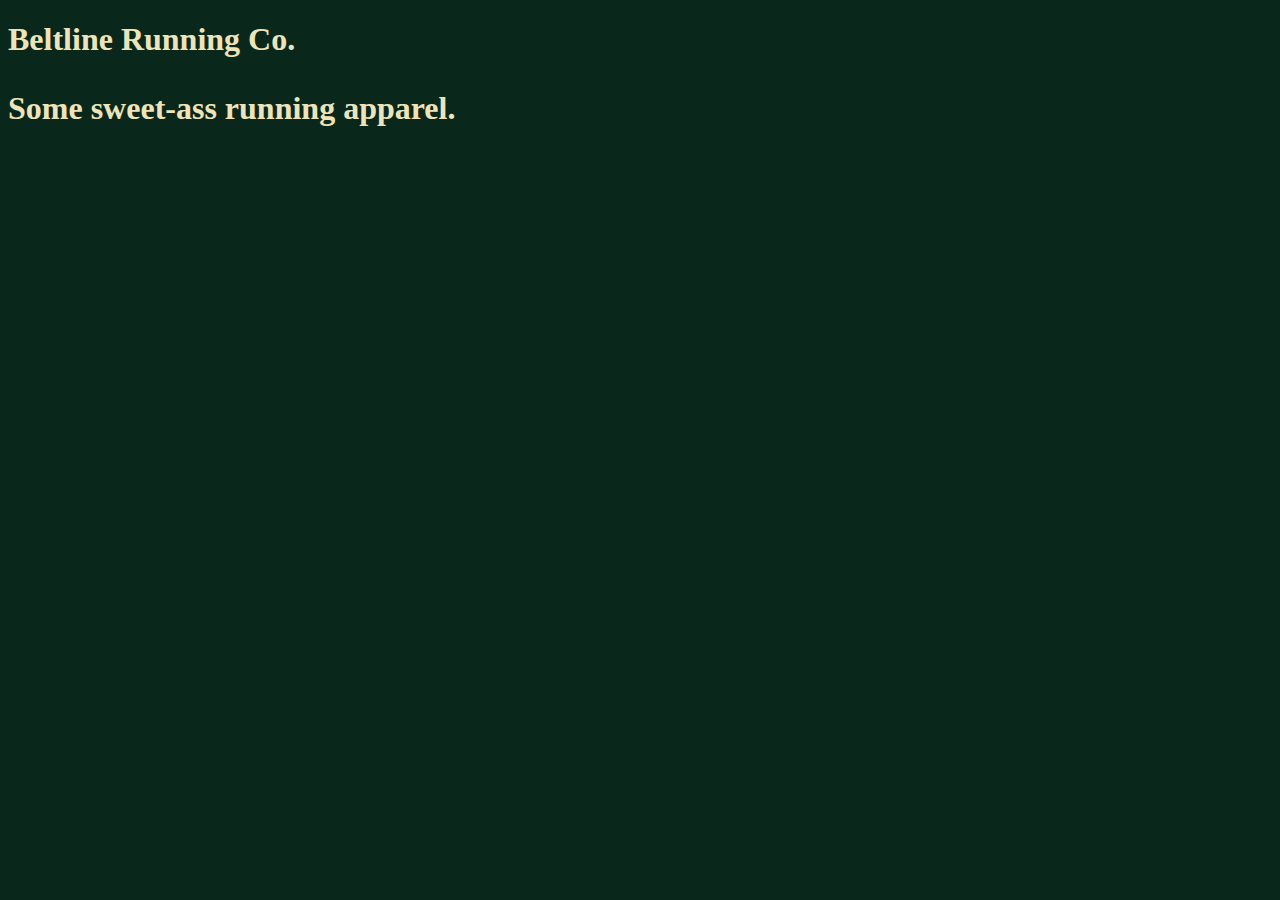
<file: unit_1/index.html>
<!DOCTYPE html>
<html>
<head>
	<title>Beltline Running Co.</title>
	<link rel="stylesheet" type="text/css" href="css/style.css">
</head>
<body>
	<h1>Beltline Running Co.<h1>
	<p>Some sweet-ass running apparel.</p>

</body>
</html>
</file>
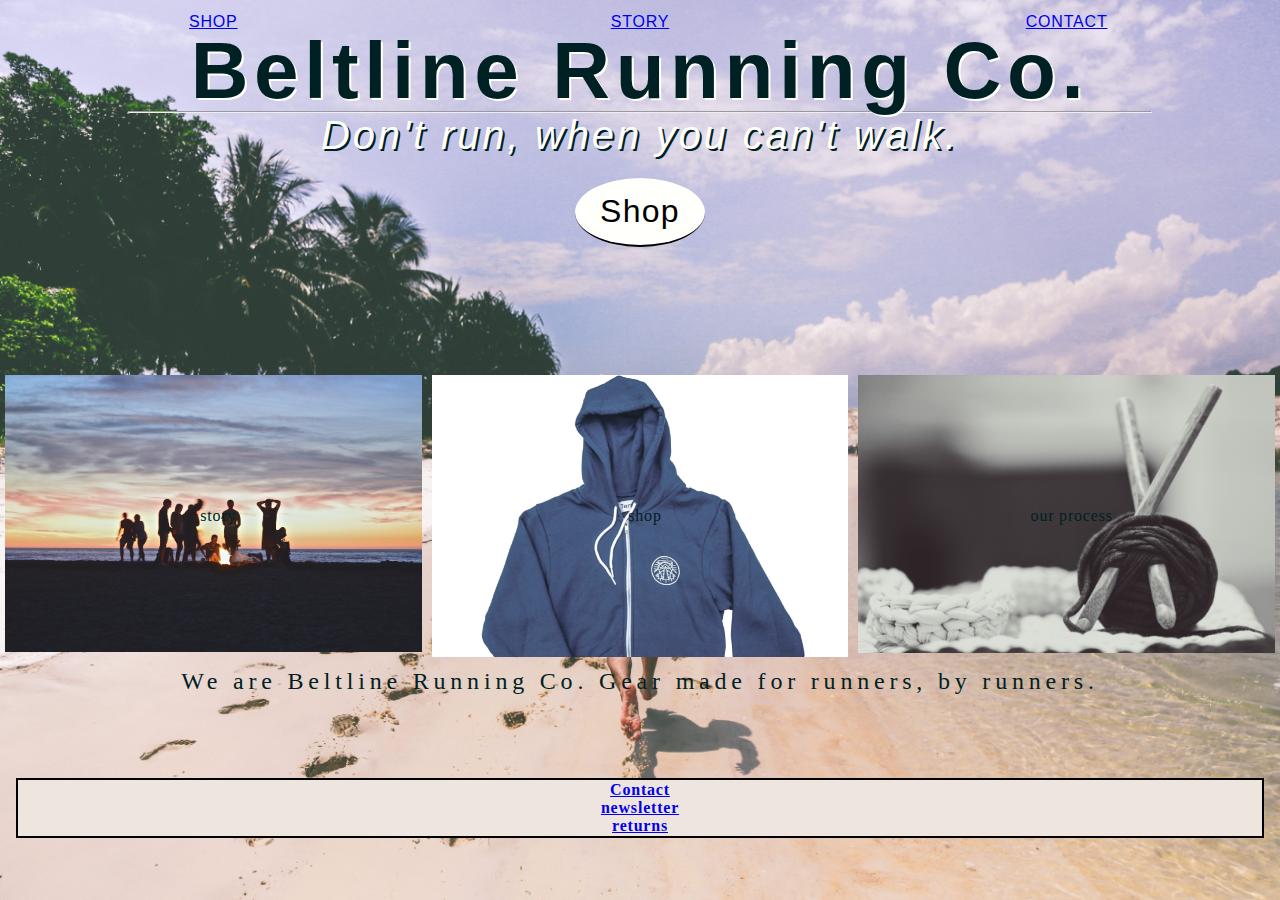
<file: unit_3/index.html>
<!DOCTYPE html>
<html>
<head>
	<title>Beltline Running Co.</title>
	<link rel="stylesheet" type="text/css" href="css/css.css">
</head>
<body>
	<nav class="navbar clear">
		<p><a href="#">SHOP</a></p>
		<p class="nav_buttons"><a href="#">STORY</a></p>
		<p class="nav_buttons"><a href="#">CONTACT</a></p>
	</nav>
	<section class="hero">
		      <h1>Beltline Running Co.</h1>
		      <hr>
		      <p id="slogan">Don't run, when you can't walk.</p>
		      <a href="#" class="shop_button">Shop</a>
	</section>
	<section class="clear">
		<header class="imgContainer">
			<img src="images/beach_group.jpeg" alt="picture of group of people" title="Beach People">
			<p>story</p>
		</header>
		<header class="imgContainer">
			<img src="images/hoodiefront.png" alt="picture of a hoodie" title="Hoodie">
			<p>shop</p>
		</header>
		<header class="imgContainer">
			<img src="images/yarn.jpeg" alt="pictue of a ball of yarn" title="yarn picture">
			<p>our process</p>
		</header>
	</section>
	<main>
		<p class="why">We are Beltline Running Co. Gear made for runners, by runners.</p>
	</main>
	<footer class="footer">
		<h4><a href="mailto:erichjh@outlook.com">Contact</a></h4>
		<h4><a href="#">newsletter</a></h4>
		<h4><a href="#">returns</a></h4>
	</footer>
		

</body>
</html>
</file>
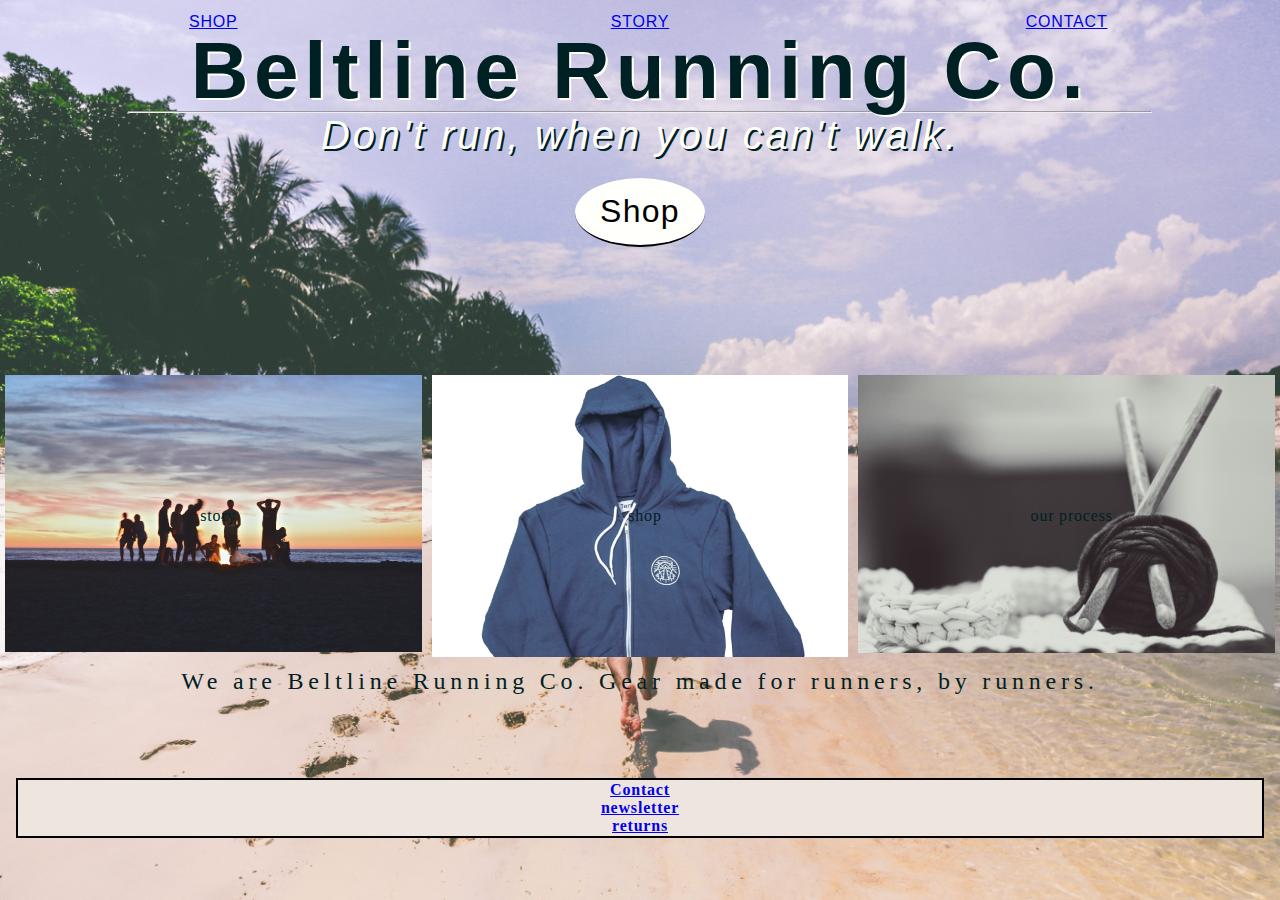
<file: unit_5/index.html>
<!DOCTYPE html>
<html>
<head>
	<title>Beltline Running Co.</title>
	<link rel="stylesheet" type="text/css" href="css/css.css">
</head>
<body>

<div class="wrapper">
	<nav class="navbar clear">
		<p><a href="#">SHOP</a></p>
		<p><a href="#">STORY</a></p>
		<p><a href="#">CONTACT</a></p>
	</nav>
	<section class="hero">
		      <h1>Beltline Running Co.</h1>
		      <hr>
		      <p id="slogan">Don't run, when you can't walk.</p>
		      <a href="#" class="shop_button">Shop</a>
	</section>
	
	<main>
		<section class="clear">
			<nav  class="imgContainer">
				<img src="images/beach_group.jpeg" alt="picture of group of people" title="Beach People">
				<p>story</p>
			</nav >
			<nav class="imgContainer">
				<img src="images/hoodiefront.png" alt="picture of a hoodie" title="Hoodie">
				<p>shop</p>
			</nav >
			<nav class="imgContainer">
				<img src="images/yarn.jpeg" alt="pictue of a ball of yarn" title="yarn picture">
				<p>our process</p>
			</nav >
		</section>
		<p class="why">We are Beltline Running Co. Gear made for runners, by runners.</p>
	</main>
	<footer class="footer">
		<h4><a href="mailto:erichjh@outlook.com">Contact</a></h4>
		<h4><a href="#">newsletter</a></h4>
		<h4><a href="#">returns</a></h4>
	</footer>
</div>

</body>
</html>
</file>
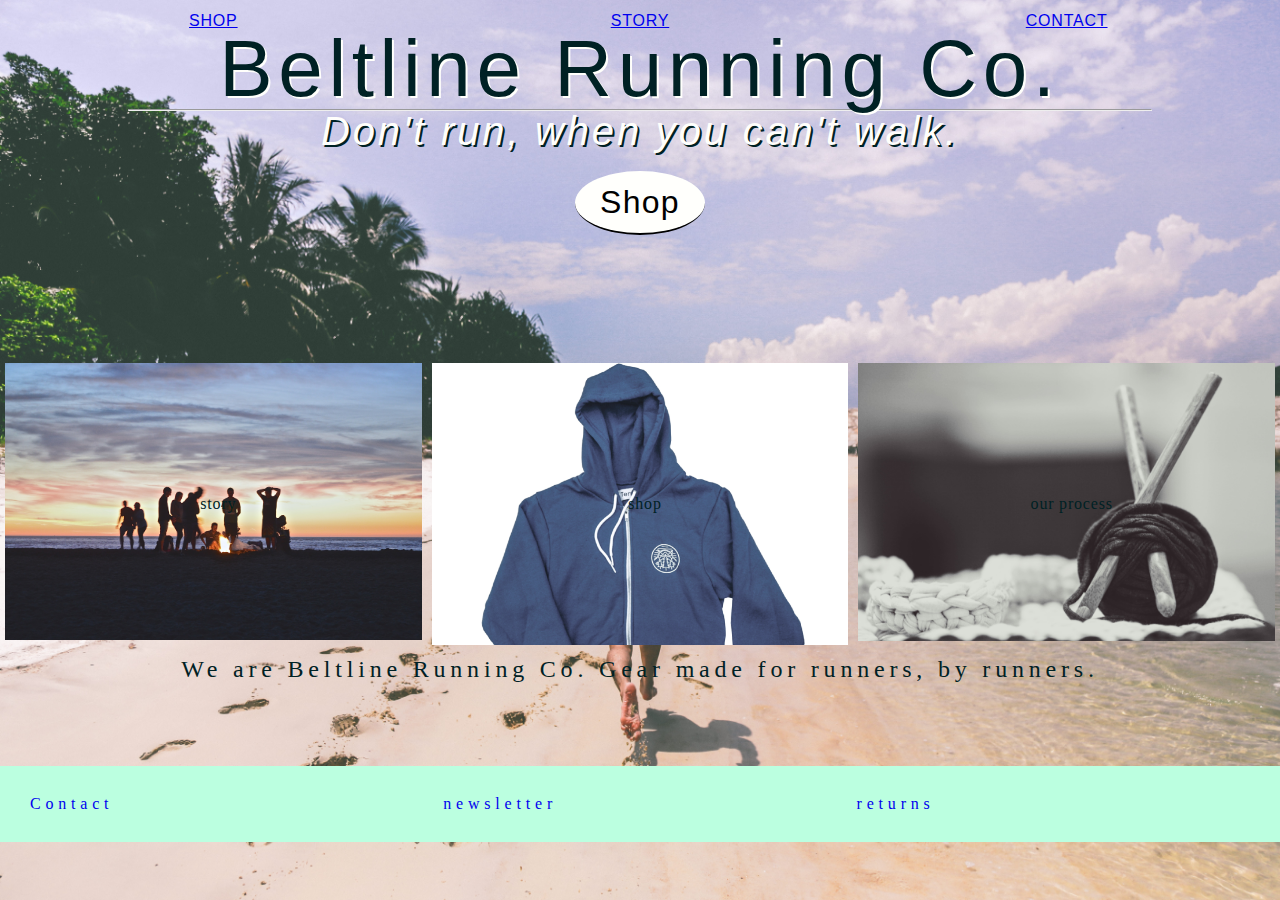
<file: unit_6/index.html>
<!DOCTYPE html>
<html>
<head>
	<title>Beltline Running Co.</title>
	<link rel="stylesheet" type="text/css" href="css/reset.css">
	<link rel="stylesheet" type="text/css" href="css/css.css">
</head>
<body>
	<nav class="navbar clear">
		<p><a href="#">SHOP</a></p>
		<p class="nav_buttons"><a href="#">STORY</a></p>
		<p class="nav_buttons"><a href="#">CONTACT</a></p>
	</nav>
	<section class="hero">
		      <h1>Beltline Running Co.</h1>
		      <hr>
		      <p id="slogan">Don't run, when you can't walk.</p>
		      <a href="#" class="shop_button">Shop</a>
	</section>
	<section class="clear">
		<header class="imgContainer">
			<img src="images/beach_group.jpeg" alt="picture of group of people" title="Beach People">
			<p>story</p>
		</header>
		<header class="imgContainer">
			<img src="images/hoodiefront.png" alt="picture of a hoodie" title="Hoodie">
			<p>shop</p>
		</header>
		<header class="imgContainer">
			<img src="images/yarn.jpeg" alt="pictue of a ball of yarn" title="yarn picture">
			<p>our process</p>
		</header>
	</section>
	<main>
		<p class="why">We are Beltline Running Co. Gear made for runners, by runners.</p>
	</main>
	<footer id="two_column" class="clearfix">
		<nav class="footer">
			<h4><a href="mailto:erichjh@outlook.com">Contact</a></h4>
		</nav>
		<nav class="footer">
			<h4><a href="#">newsletter</a></h4>
		</nav>
		<nav class="footer">
			<h4><a href="#">returns</a></h4>
		</nav>
		
	</footer>
		

</body>
</html>
</file>
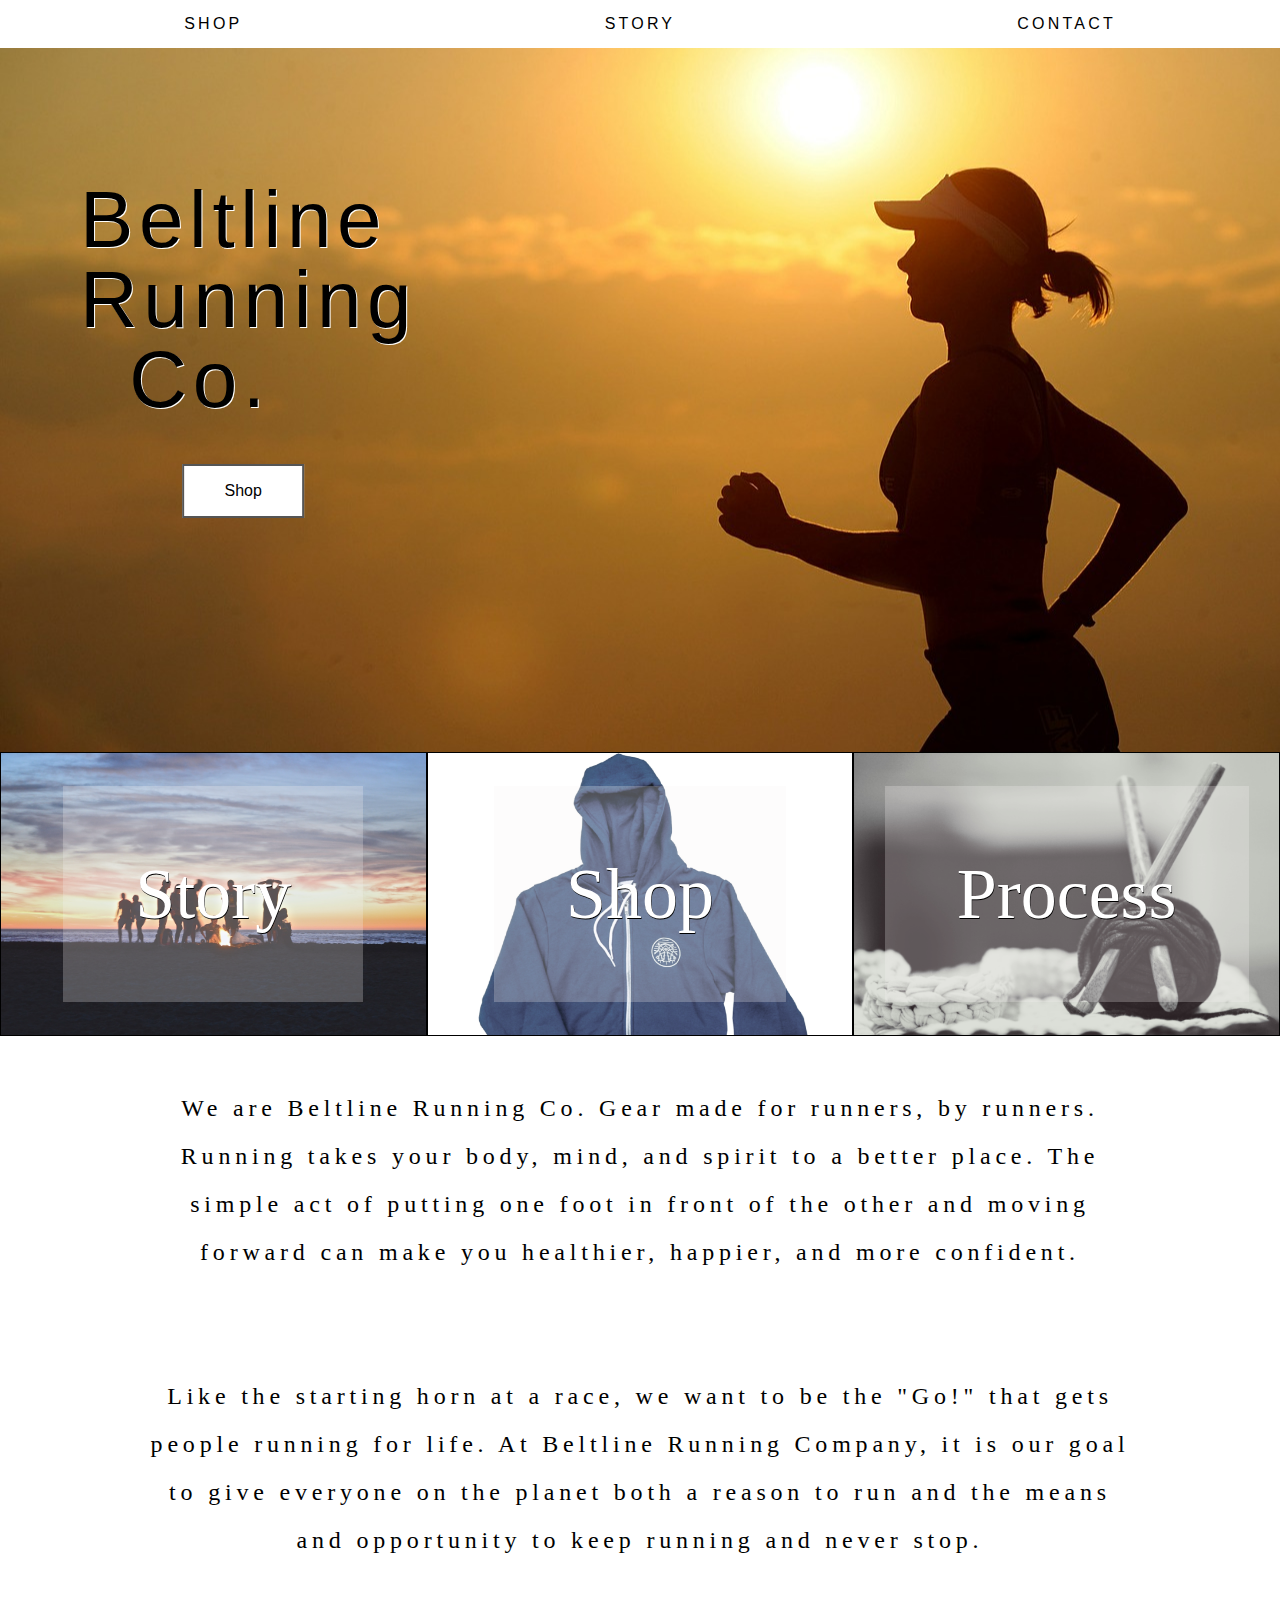
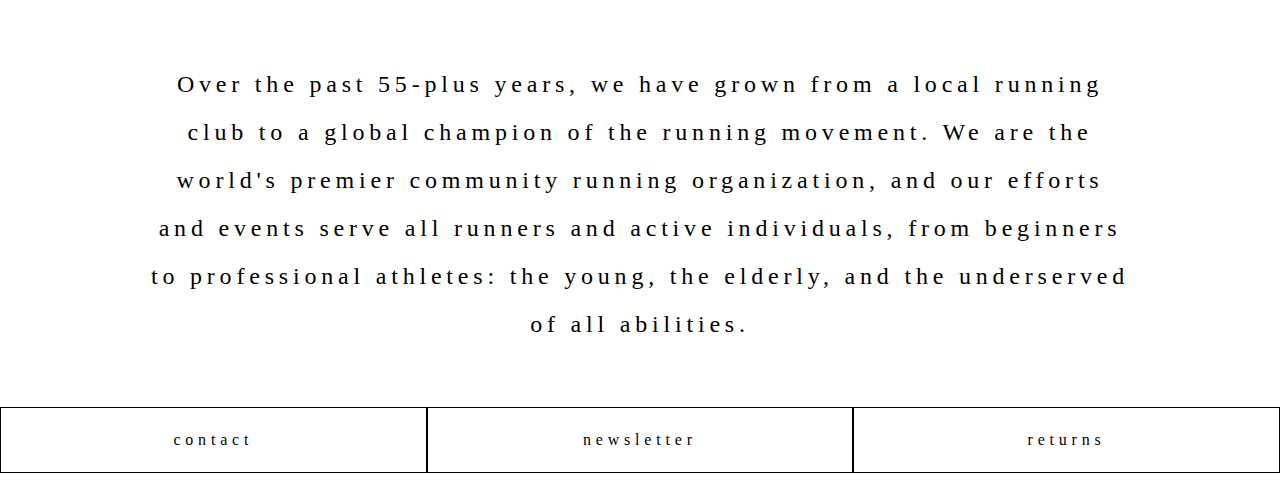
<file: unit_8/index.html>
<!DOCTYPE html>
<html>
	<head>
		<title>Beltline Running Co.</title>
		<link rel="stylesheet" type="text/css" href="css/reset.css">
		<link rel="stylesheet" type="text/css" href="css/css.css">
		<meta name="viewport" content="width=device-width, initial-scale=1">
	</head>
	<body>
		<div class="container">
			<nav class="navbar clear">
				<p><a href="#">SHOP</a></p>
				<p><a href="#">STORY</a></p>
				<p><a href="#">CONTACT</a></p>
			</nav>
			<section class="hero">
				<div id="align">
					<h1>Beltline Running Co.</h1>
				    <button class="btn btn1">Shop</button>
				</div>
			</section>
			<section class="clear">
				<div class="imgContainer">
					<img src="images/beach_group.jpeg" alt="picture of group of people" title="Beach People">
					<a href="#">Story</a>
				</div>
				<div class="imgContainer">
					<img src="images/hoodiefront.png" alt="picture of a hoodie" title="Hoodie">
					<a href="#">Shop</a>
				</div>
				<div class="imgContainer">
					<img src="images/yarn.jpeg" alt="picture of a ball of yarn" title="yarn picture">
					<a href="#">Process</a>
				</div>
			</section>
			<main class="clear">
				<p>
					We are Beltline Running Co. Gear made for runners, by runners. Running takes your body, mind, and spirit to a better place. The simple act of putting one foot in front of the other and moving forward can make you healthier, happier, and more confident. 
				</p>
				<p>
					Like the starting horn at a race, we want to be the "Go!" that gets people running for life. At Beltline Running Company, it is our goal to give everyone on the planet both a reason to run and the means and opportunity to keep running and never stop.
				</p>
				<p>
					Over the past 55-plus years, we have grown from a local running club to a global champion of the running movement. We are the world's premier community running organization, and our efforts and events serve all runners and active individuals, from beginners to professional athletes: the young, the elderly, and the underserved of all abilities.
				</p>
			</main>
			<footer class="clearfix">
				<div class="footer">
					<h4><a href="mailto:erichjh@outlook.com">contact</a></h4>
				</div>
				<div class="footer">
					<h4><a href="#">newsletter</a></h4>
				</div>
				<div class="footer">
					<h4><a href="#">returns</a></h4>
				</div>
				
			</footer>
		</div>
	</body>
</html>
</file>
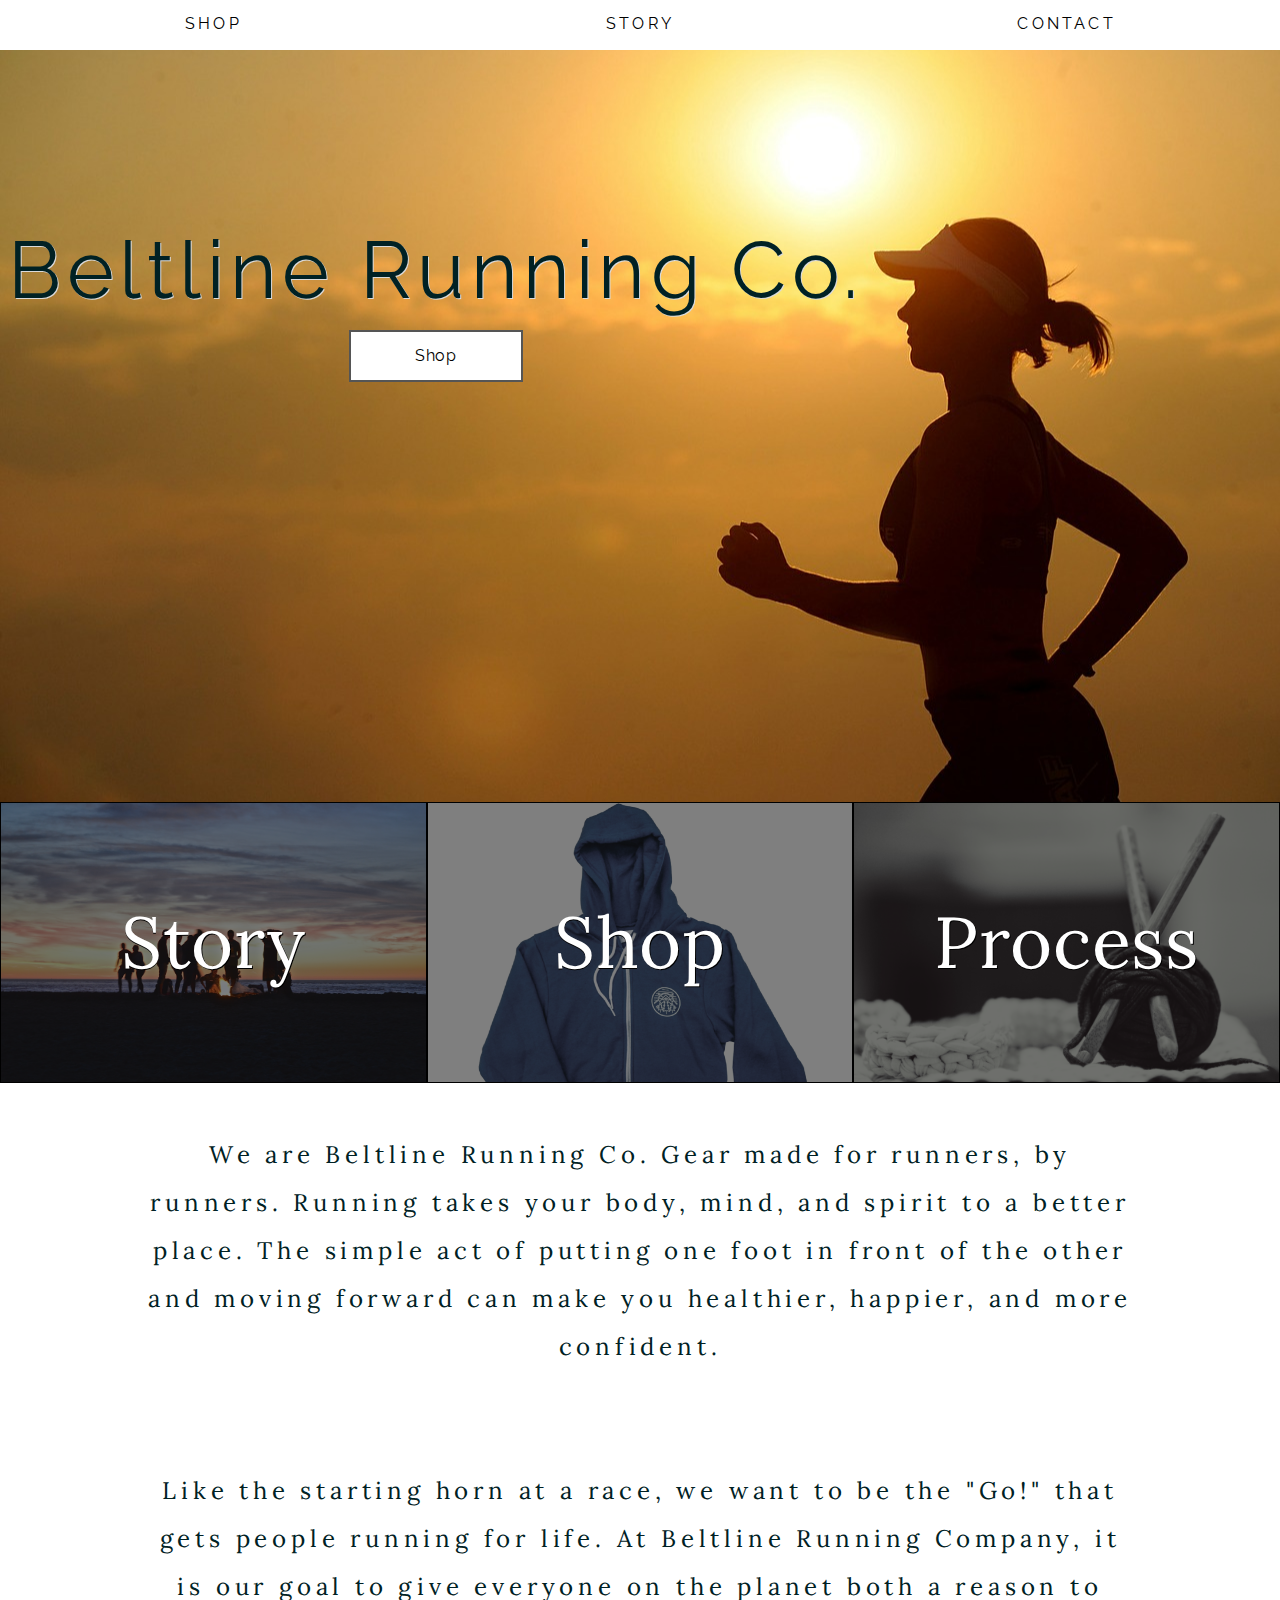
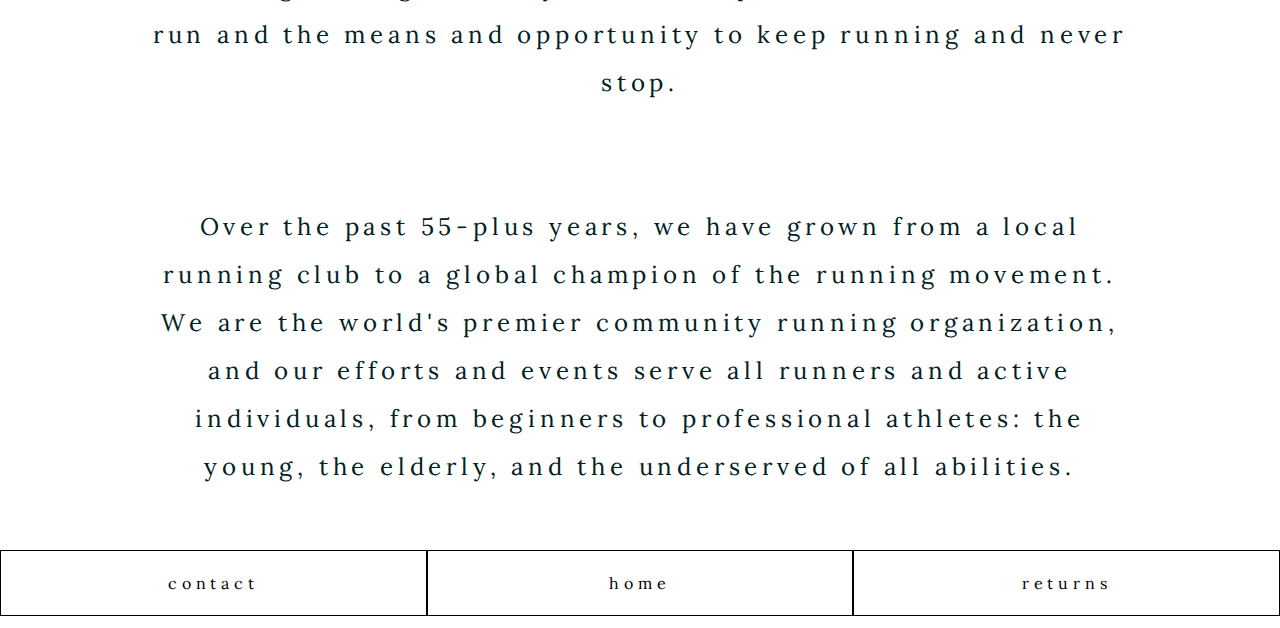
<file: unit_9/index.html>
<!DOCTYPE html>
<html>
	<head>
		<title>Beltline Running Co.</title>
		<link rel="stylesheet" type="text/css" href="css/reset.css">
		<link rel="stylesheet" type="text/css" href="css/css.css">
		<meta name="viewport" content="width=device-width, initial-scale=1">
	</head>
	<body>
		<div class="container">
			<nav class="navbar clear">
				<p><a href="Content/Shop_Page/shop.html">SHOP</a></p>
				<p><a href="Content/Story/story.html">STORY</a></p>
				<p><a href="mailto:erichjh@outlook.com">CONTACT</a></p>
			</nav>
			<section class="hero">
				<div id="align">
					<h1>Beltline Running Co.</h1>
					<a href="Content/Shop_Page/shop.html" class="btn btn1">Shop</a>
				</div>
			</section>
			<section class="clear">
				<div class="imgContainer">
					<img src="images/beach_group.jpeg" alt="picture of group of people" title="Beach People">
					<div>
						<a href="Content/Story/story.html">Story</a>
					</div>
				</div>
				<div class="imgContainer">
					<img src="images/hoodiefront.png" alt="picture of a hoodie" title="Hoodie">
					<div>
						<a href="Content/Shop_Page/shop.html">Shop</a>
					</div>
				</div>
				<div class="imgContainer">
					<img src="images/yarn.jpeg" alt="picture of a ball of yarn" title="yarn picture">
					<div>
						<a href="#">Process</a>
					</div>
				</div>
			</section>
			<main class="clear">
				<p>
					We are Beltline Running Co. Gear made for runners, by runners. Running takes your body, mind, and spirit to a better place. The simple act of putting one foot in front of the other and moving forward can make you healthier, happier, and more confident. 
				</p>
				<p>
					Like the starting horn at a race, we want to be the "Go!" that gets people running for life. At Beltline Running Company, it is our goal to give everyone on the planet both a reason to run and the means and opportunity to keep running and never stop.
				</p>
				<p>
					Over the past 55-plus years, we have grown from a local running club to a global champion of the running movement. We are the world's premier community running organization, and our efforts and events serve all runners and active individuals, from beginners to professional athletes: the young, the elderly, and the underserved of all abilities.
				</p>
			</main>
			<footer class="clearfix">
				<div class="footer">
					<h4><a href="mailto:erichjh@outlook.com">contact</a></h4>
				</div>
				<div class="footer">
					<h4><a href="#">home</a></h4>
				</div>
				<div class="footer">
					<h4><a href="#">returns</a></h4>
				</div>
				
			</footer>
		</div>
	</body>
</html>
</file>
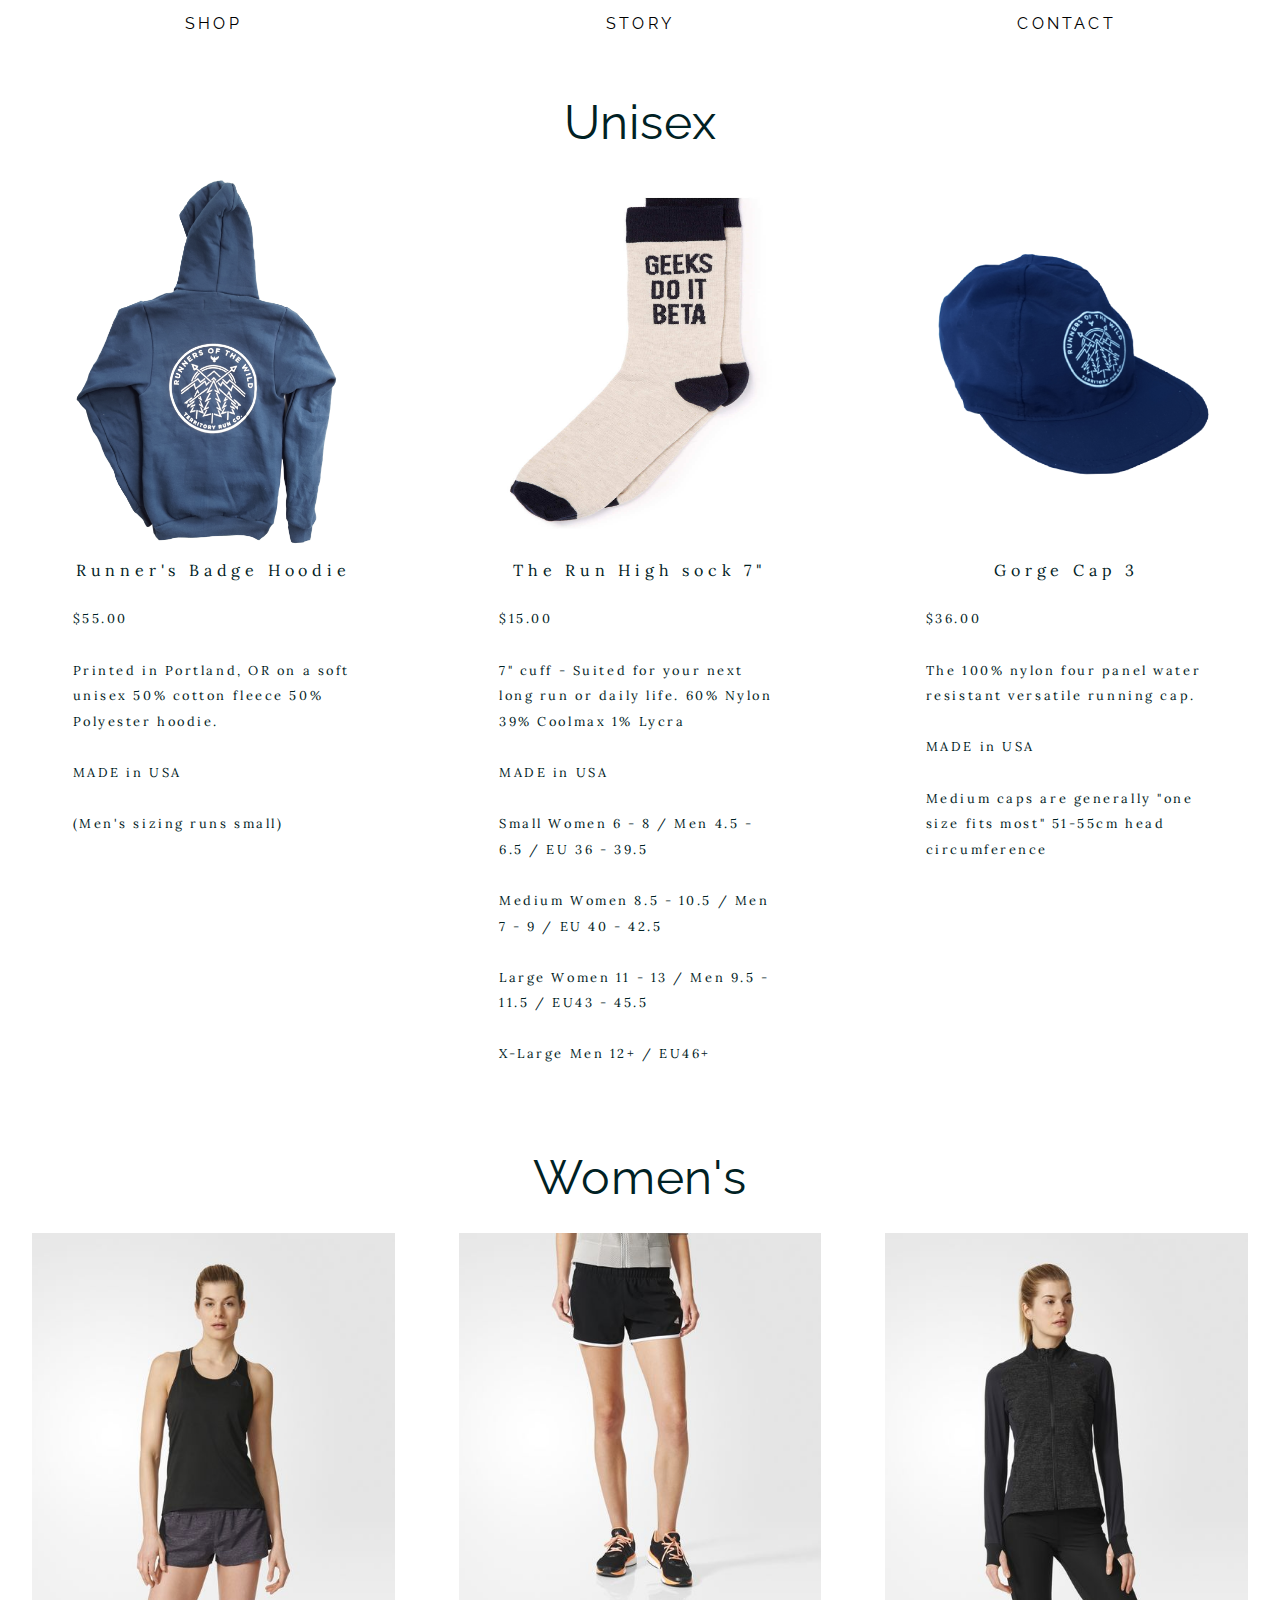
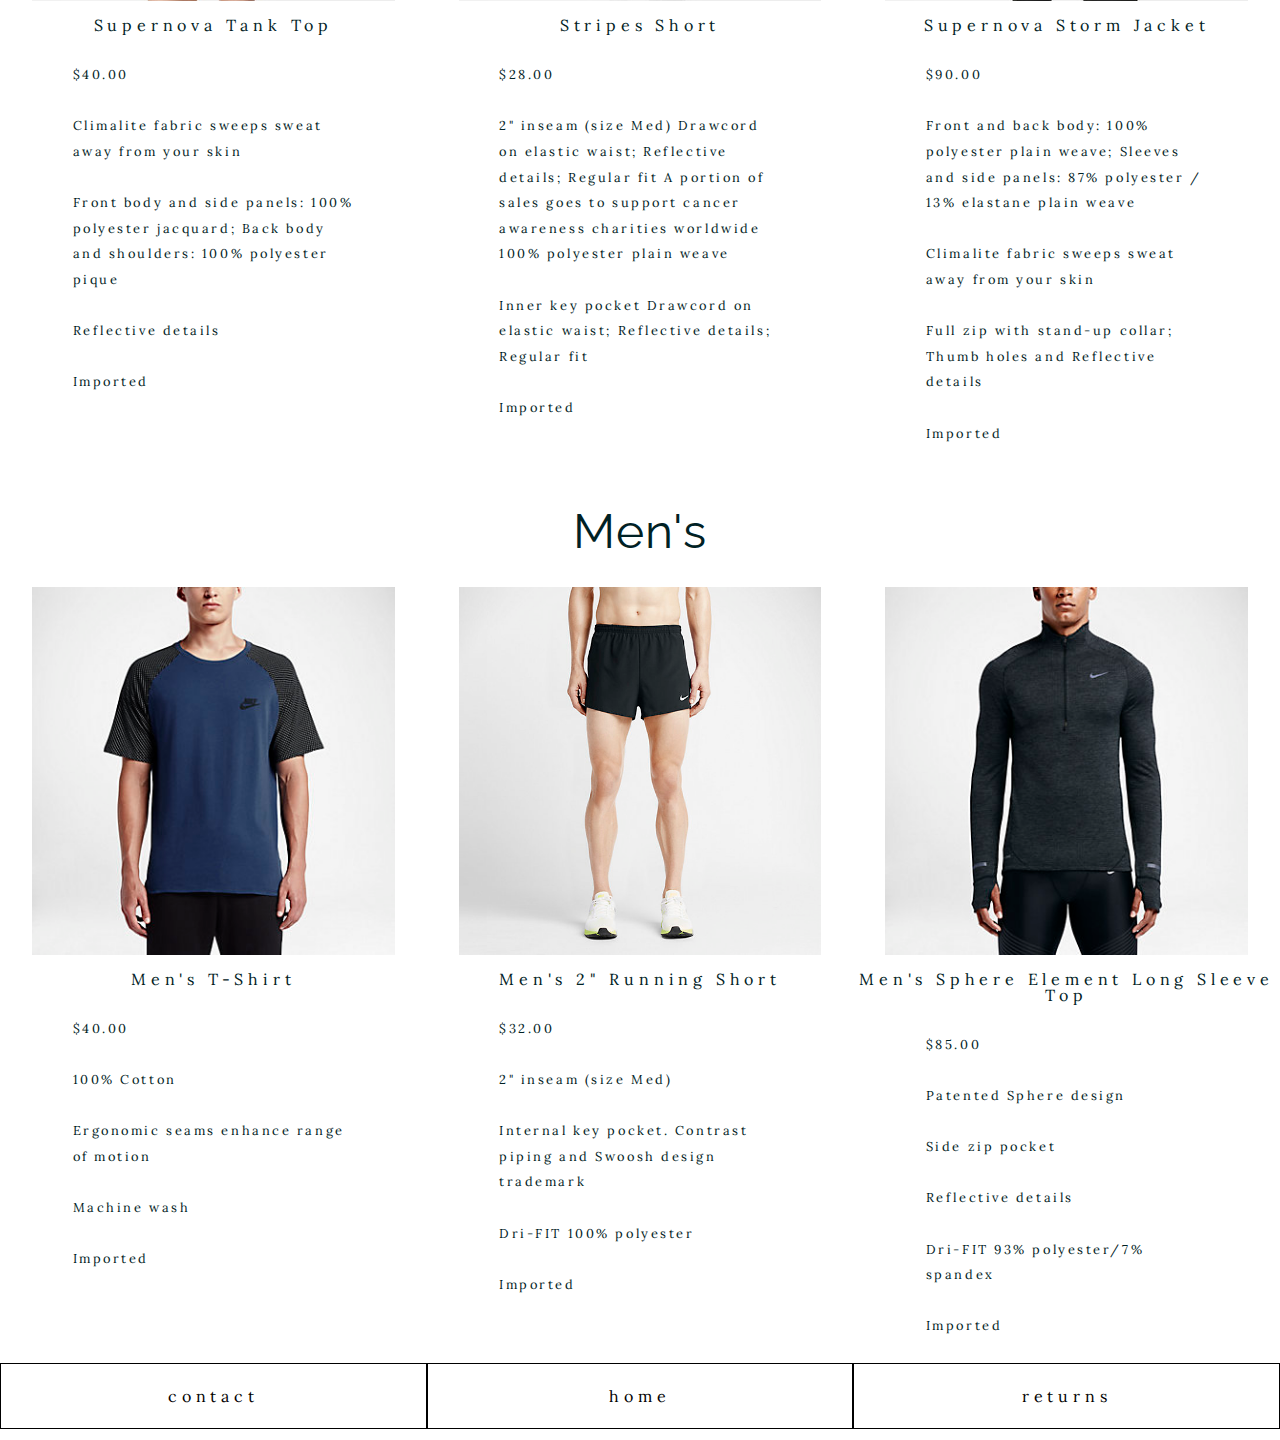
<file: unit_9/Content/Shop_Page/shop.html>
<!DOCTYPE html>
<html>
<head>
	<title>Shop</title>
	<link rel="stylesheet" type="text/css" href="../../css/reset.css">
	<link rel="stylesheet" type="text/css" href="../../css/css.css">
	<meta name="viewport" content="width=device-width, initial-scale=1">
</head>
<body>
	<div class="container"> 
		<nav class="navbar clearfix">
			<p><a href="#">SHOP</a></p>
			<p><a href="../Story/story.html">STORY</a></p>
			<p><a href="mailto:erichjh@outlook.com">CONTACT</a></p>
		</nav>

		<main>
			<div class="shop_page clear"> 
				<h2>
					Unisex
				</h2>
				<div class="col_1 img_container">
					<img src="Pictures/Unisex/Hoodie/hoodie2.png">
					<h3>
						Runner's Badge Hoodie
					</h3>

					<p>
						$55.00
					</p>
					<p>
						Printed in Portland, OR on a soft unisex 50% cotton fleece 50% Polyester hoodie.
					</p>
					<p>
						MADE in USA
					</p>
					<p>
						(Men's sizing runs small)
					</p>
					
				</div>
				<div class="col_2 img_container">
					<img src="Pictures/Unisex/Socks/socks.jpg">
					<h3>
						The Run High sock 7"
					</h3>

					<p>
						$15.00
					</p>
					<p>
						7" cuff - Suited for your next long run or daily life. 

						60% Nylon
						39% Coolmax
						1% Lycra
					</p>
					<p>
						MADE in USA
					</p>
					<p>
						Small
						Women 6 - 8 / Men 4.5 - 6.5 / EU 36 - 39.5 
					<p>
						Medium
						Women 8.5 - 10.5 / Men 7 - 9 / EU 40 - 42.5 
					</p>
					<p>
						Large
						Women 11 - 13 / Men 9.5 - 11.5 / EU43 - 45.5 
					</p>
					<p>
						X-Large
						Men 12+ / EU46+
					</p>
					</p>
				</div>
				<div class="col_3 img_container">
					<img src="Pictures/Unisex/Hat/Run_hat.png">
					<h3>
						Gorge Cap 3
					</h3>

					<p>
						$36.00
					</p>
					<p>
						The 100% nylon four panel water resistant versatile running cap.
					</p>
					<p>
						MADE in USA
					</p>
					<p>
						Medium caps are generally "one size fits most" 51-55cm head circumference
					</p>
					
				</div>
			</div>
			
			<div class="shop_page clear"> 
				<h2>
					Women's
				</h2>
				<div class="col_1 img_container">
					<img src="Pictures/Womens/Tank/Tank1.jpg">
					<h3>
						Supernova Tank Top
					</h3>

					<p>
						$40.00
					</p>
					<p>
						Climalite fabric sweeps sweat away from your skin
					</p>
					<p>
						Front body and side panels: 100% polyester jacquard; 
						Back body and shoulders: 100% polyester pique
					</p>
					<p>
						Reflective details
					</p>
					<p>
						Imported
					</p>
					
				</div>
				<div class="col_2 img_container">
					<img src="Pictures/Womens/Stripes_Short/Stripes1.jpg">
					<h3>
						Stripes Short
					</h3>

					<p>
						$28.00
					</p>
					<p>
						2" inseam (size Med)

						Drawcord on elastic waist; Reflective details; Regular fit
						A portion of sales goes to support cancer awareness charities worldwide
						100% polyester plain weave
					</p>
					<p>
						Inner key pocket
						Drawcord on elastic waist; Reflective details; Regular fit
					<p>
						Imported
					</p>
				</div>
				<div class="col_3 img_container">
					<img src="Pictures/Womens/Jacket/Jacket1.jpg">
					<h3>
						Supernova Storm Jacket
					</h3>

					<p>
						$90.00
					</p>
					<p>
						Front and back body: 100% polyester plain weave; Sleeves and side panels: 87% polyester / 13% elastane plain weave
					</p>
					<p>
						Climalite fabric sweeps sweat away from your skin
					</p>
					<p>
						Full zip with stand-up collar; Thumb holes and
						Reflective details
					</p>
					<p>
						Imported
					</p>
					
				</div>
			</div>
			<div class="shop_page clear"> 
				<h2>
					Men's
				</h2>
				<div class="col_1 img_container">
					<img src="Pictures/Mens/Mens_top/Raglan_1.jpg">
					<h3>
						Men's T-Shirt
					</h3>

					<p>
						$40.00
					</p>
					<p>
						100% Cotton
					</p>
					<p>
						Ergonomic seams enhance range of motion
					</p>
					<p>
						Machine wash
					</p>
					<p>
						Imported
					</p>
					
				</div>
				<div class="col_2 img_container">
					<img src="Pictures/Mens/Men_Shorts/shorts.jpg">
					<h3>
						Men's 2" Running Short
					</h3>

					<p>
						$32.00
					</p>
					<p>
						2" inseam (size Med)
					</p>
					<p>
						Internal key pocket. Contrast piping and Swoosh design trademark
					</p>
					<p>
						Dri-FIT 100% polyester
					<p>
						Imported
					</p>
				</div>
				<div class="col_3 img_container">
					<img src="Pictures/Mens/Sphere_Top/Sphere_1.jpg">
					<h3>
						Men's Sphere Element Long Sleeve Top
					</h3>

					<p>
						$85.00
					</p>
					<p>
						Patented Sphere design
					</p>
					<p>
						Side zip pocket
					</p>
					<p>
						Reflective details
					</p>
					<p>
						Dri-FIT 93% polyester/7% spandex
					</p>
					<p>
						Imported
					</p>
					
				</div>
			</div>
			
		</main>
		<footer class="clearfix">
				<div class="footer">
					<h4><a href="mailto:erichjh@outlook.com">contact</a></h4>
				</div>
				<div class="footer">
					<h4><a href="../../index.html">home</a></h4>
				</div>
				<div class="footer">
					<h4><a href="#">returns</a></h4>
				</div>
				
			</footer>
	</div>
		

</body>
</html>
</file>
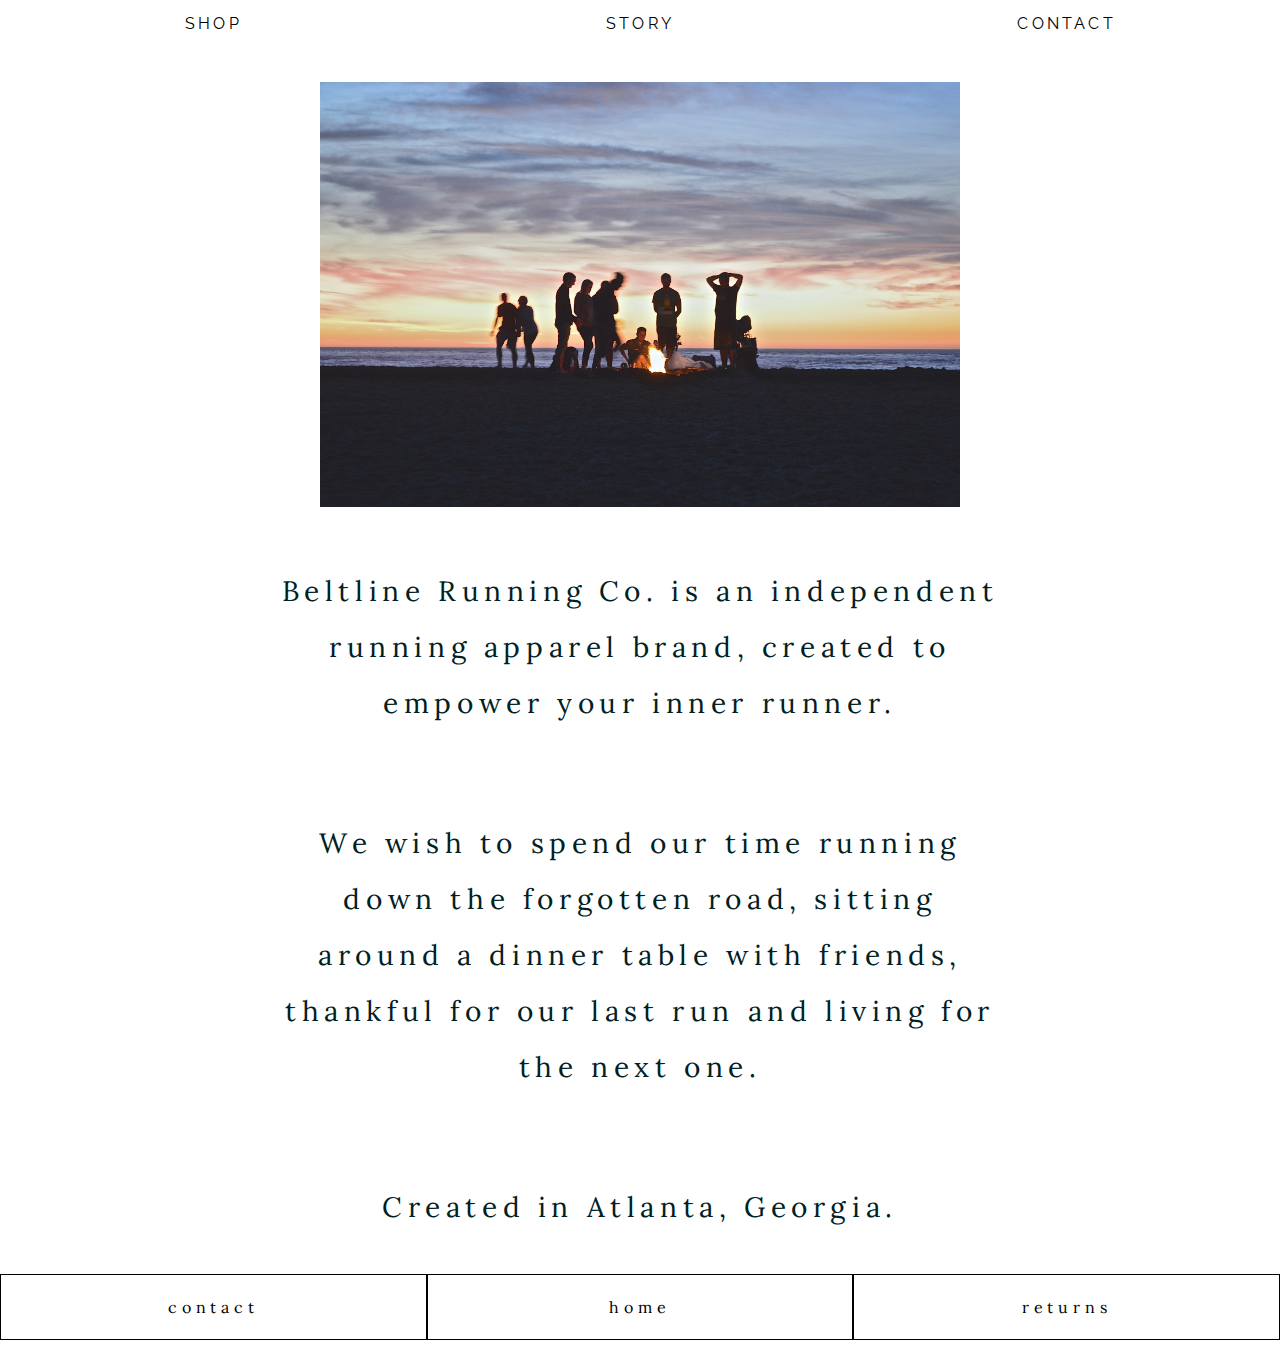
<file: unit_9/Content/Story/story.html>
<!DOCTYPE html>
<html>
<head>
	<title>Story</title>
	<link rel="stylesheet" type="text/css" href="../../css/reset.css">
	<link rel="stylesheet" type="text/css" href="../../css/css.css">
	<meta name="viewport" content="width=device-width, initial-scale=1">
</head>
<body>
	<div class="container"> 
		<nav class="navbar clearfix">
			<p><a href="../Shop_Page/shop.html">SHOP</a></p>
			<p><a href="#">STORY</a></p>
			<p><a href="mailto:erichjh@outlook.com">CONTACT</a></p>
		</nav>

		<main>

			<img src="story.jpeg" alt="picture of group of people" title="Beach People">

			<p class="story_p">
			Beltline Running Co. is an independent running apparel brand, created to empower your inner runner.
			</p>

			<p class="story_p">
				We wish to spend our time running down the forgotten road, sitting around a dinner table with friends, thankful for our last run and living for the next one.
			</p>

			<p class="story_p">
				Created in Atlanta, Georgia.
			</p>
		</main>
		<footer class="clearfix">
				<div class="footer">
					<h4><a href="mailto:erichjh@outlook.com">contact</a></h4>
				</div>
				<div class="footer">
					<h4><a href="../../index.html">home</a></h4>
				</div>
				<div class="footer">
					<h4><a href="#">returns</a></h4>
				</div>
				
			</footer>
	</div>
		

</body>
</html>
</file>
<file: unit_1/css/style.css>
body {
	background-color: #0A271C;
}

h1, p {
	color: #EEE4BA;
}
</file>
<file: unit_3/css/css.css>
/*Simple Reset*/
* {
	padding: 0;
	margin: 0;
	box-sizing: border-box;
}
<style>
@import 'https://fonts.googleapis.com/css?family=Lora|Raleway';
</style>
/*font-family: 'Lora', serif;
font-family: 'Raleway', sans-serif;*/

.clear:after {
	content: "";
	display: block;
	clear: both;
}

body {
	background-color: #FFFFFF;
	background-image: url("beach_runner.jpeg");
	background-repeat: no-repeat;
	background-position: right-top;
	background-attachment: fixed;
	background-size: 100% 100%;
	color: #002124;
	font-family: 'Lora', serif;
	letter-spacing: .05em;
	font-size: 16px
}

/*nav {
	margin: .5em;
	padding: .1em .2em .1em 45%;
}*/

.navbar a {
	display: block;
	width: 33.333%;
	float: left;
	text-align: center;
	font-family: 'Raleway', sans-serif;
}

.hero {
	margin: 1% 10% 10% 10%;
	font-family: 'Raleway', sans-serif;
}

.hero h1 {
	font-size: 5em;
	font-family: 'Raleway', sans-serif;
	letter-spacing: .07em;
	line-height: 1em;
	text-align: center;
	text-shadow: 2px 2px #FFFFFC;
}

#slogan {
	color: #FFFFFC;
	font-family: 'Raleway', sans-serif;
	font-style: italic;
	font-size: 2.5em;
	letter-spacing: .07em;
	text-align: center;
	text-shadow: 2px 2px #002124;
}

.shop_button {
	background-color: #FFFFFC;
    border-bottom: 2px solid black;
    border-radius: 50%;
    color: black;
    cursor: pointer;
    display: block;
    font-size: 2em;
    letter-spacing: .04em;
    margin: 2% auto;
    padding: 15px 25px;
    text-align: center;
    text-decoration: none;
    width: 130px;
    text-align: center;
}


.imgContainer {
	width: 33.333%;
	float: left;
	position: relative;
	height: 0;
	padding-bottom: 22%;
	overflow: hidden;
	padding-left: 5px;
	padding-right: 5px;
}

.imgContainer img {
	display: block;
	width: 100%;
}

.imgContainer p {
	width: 100%;
	text-align: center;
	position: absolute;
	top: 50%;
	transform: translateY(-50%);

}

.why {
	font-family: 'Lora', serif;
	font-size: 1.5em;
	letter-spacing: .2em;
	line-height: 2em;
	margin: 2%;
	padding: 2em 2em;
	text-align: center;
}

.footer {
	background: #EEE5DE;
	border: 2px solid black;
	color: black;
	font-size: 1em;
	margin: 1em;
	padding: .04em 1em;
	text-align: center;
}
</file>
<file: unit_5/css/css.css>
/*Simple Reset*/
* {
	padding: 0;
	margin: 0;
	box-sizing: border-box;
}
<style>
@import 'https://fonts.googleapis.com/css?family=Lora|Raleway';
</style>
/*font-family: 'Lora', serif;
font-family: 'Raleway', sans-serif;*/

.clear:after {
	content: "";
	display: block;
	clear: both;
}

body {
	background-color: #FFFFFF;
	background-image: url("beach_runner.jpeg");
	background-repeat: no-repeat;
	background-position: right-top;
	background-attachment: fixed;
	background-size: 100% 100%;
	color: #002124;
	font-family: 'Lora', serif;
	letter-spacing: .05em;
	font-size: 16px
}

/*nav {
	margin: .5em;
	padding: .1em .2em .1em 45%;
}*/

.navbar a {
	display: block;
	width: 33.333%;
	float: left;
	text-align: center;
	font-family: 'Raleway', sans-serif;
}

.hero {
	margin: 1% 10% 10% 10%;
	font-family: 'Raleway', sans-serif;
}

.hero h1 {
	font-size: 5em;
	font-family: 'Raleway', sans-serif;
	letter-spacing: .07em;
	line-height: 1em;
	text-align: center;
	text-shadow: 2px 2px #FFFFFC;
}

#slogan {
	color: #FFFFFC;
	font-family: 'Raleway', sans-serif;
	font-style: italic;
	font-size: 2.5em;
	letter-spacing: .07em;
	text-align: center;
	text-shadow: 2px 2px #002124;
}

.shop_button {
	background-color: #FFFFFC;
    border-bottom: 2px solid black;
    border-radius: 50%;
    color: black;
    cursor: pointer;
    display: block;
    font-size: 2em;
    letter-spacing: .04em;
    margin: 2% auto;
    padding: 15px 25px;
    text-align: center;
    text-decoration: none;
    width: 130px;
    text-align: center;
}


.imgContainer {
	width: 33.333%;
	float: left;
	position: relative;
	height: 0;
	padding-bottom: 22%;
	overflow: hidden;
	padding-left: 5px;
	padding-right: 5px;
}

.imgContainer img {
	display: block;
	width: 100%;
}

.imgContainer p {
	width: 100%;
	text-align: center;
	position: absolute;
	top: 50%;
	transform: translateY(-50%);

}

.why {
	font-family: 'Lora', serif;
	font-size: 1.5em;
	letter-spacing: .2em;
	line-height: 2em;
	margin: 2%;
	padding: 2em 2em;
	text-align: center;
}

.footer {
	background: #EEE5DE;
	border: 2px solid black;
	color: black;
	font-size: 1em;
	margin: 1em;
	padding: .04em 1em;
	text-align: center;
}
</file>
<file: unit_6/css/css.css>
/*Simple Reset*/
* {
	padding: 0;
	margin: 0;
	box-sizing: border-box;
}
<style>
@import 'https://fonts.googleapis.com/css?family=Lora|Raleway';
</style>
/*font-family: 'Lora', serif;
font-family: 'Raleway', sans-serif;*/

.clear:after {
	content: " ";
	display: block;
	clear: both;
}

body {
	background-color: #FFFFFF;
	background-image: url("beach_runner.jpeg");
	background-repeat: no-repeat;
	background-position: right-top;
	background-attachment: fixed;
	background-size: 100% 100%;
	color: #002124;
	font-family: 'Lora', serif;
	letter-spacing: .05em;
	font-size: 16px
}

/*nav {
	margin: .5em;
	padding: .1em .2em .1em 45%;
}*/

.navbar a {
	display: block;
	width: 33.333%;
	float: left;
	text-align: center;
	font-family: 'Raleway', sans-serif;
}

.hero {
	margin: 1% 10% 10% 10%;
	font-family: 'Raleway', sans-serif;
}

.hero h1 {
	font-size: 5em;
	font-family: 'Raleway', sans-serif;
	letter-spacing: .07em;
	line-height: 1em;
	text-align: center;
	text-shadow: 2px 2px #FFFFFC;
}


.shop_button {
	background-color: #FFFFFC;
    border-bottom: 2px solid black;
    border-radius: 50%;
    color: black;
    cursor: pointer;
    display: block;
    font-size: 2em;
    letter-spacing: .04em;
    margin: 2% auto;
    padding: 15px 25px;
    text-align: center;
    text-decoration: none;
    width: 130px;
    text-align: center;
}


.imgContainer {
	width: 33.333%;
	float: left;
	position: relative;
	height: 0;
	padding-bottom: 22%;
	overflow: hidden;
	padding-left: 5px;
	padding-right: 5px;
}

.imgContainer img {
	display: block;
	width: 100%;
}

.imgContainer p {
	width: 100%;
	text-align: center;
	position: absolute;
	top: 50%;
	transform: translateY(-50%);

}

.why {
	font-family: 'Lora', serif;
	font-size: 1.5em;
	letter-spacing: .2em;
	line-height: 2em;
	margin: 2%;
	padding: 2em 2em;
	text-align: center;
}

.footer {
    background-color: #BBFFE0;
    border: none;
    padding: 10px;
    float: left;
    width: 33.33%;
}
.footer a {
	text-decoration: none;
	font-family: 'Lora', serif;
	letter-spacing: .3em;
	text-align: center;
}


.clearfix:after {
	visibility: hidden;
	display: block;
	font-size: 0;
	content: " ";
	clear: both;
	height: 0;
}

#slogan {
	color: #FFFFFC;
	font-family: 'Raleway', sans-serif;
	font-style: italic;
	font-size: 2.5em;
	letter-spacing: .07em;
	text-align: center;
	text-shadow: 2px 2px #002124;
}

#two_column {
	background-color: #BBFFE0;
    border: none;
    padding: 20px;
}
</file>
<file: unit_8/css/css.css>
/*Simple Reset*/
* {
	padding: 0;
	margin: 0;
	box-sizing: border-box;
	-webkit-font-smoothing: antialiased;

}
<style>
@import 'https://fonts.googleapis.com/css?family=Lora|Raleway';
</style>
/*font-family: 'Lora', serif;
font-family: 'Raleway', sans-serif;*/


body {
	background-color: #FFFFFF;
	color: #002124;
	font-family: 'Lora', serif;
	letter-spacing: .05em;
	font-size: 16px
	
}

nav {
	width: 100%;
	font-family: 'Raleway', sans-serif;
}

nav a {
	color: black;
	display: inline-block;
	width: 33.333%;
	float: left;
	text-align: center;
	text-decoration: none;
	padding: 1em 5em;
	margin: 0em 0 .1em 0;
   	letter-spacing: 0.2em;
    background: white;
}

main p {
	font-family: 'Lora', serif;
	font-size: 1.5em;
	letter-spacing: .2em;
	line-height: 2em;
	margin: auto;
	padding: 2em 2em;
	text-align: center;
	width: 45em;
}

.hero {
	background:url(hero.jpg) no-repeat center center scroll;
	-webkit-background-size: cover;
	-moz-background-size: cover;
	-o-background-size: cover;
	background-size: cover;
	height:47em;
	padding:1.25em 0;
	max-height: 100%;
	margin: 0 0;
	font-family: 'Raleway', sans-serif;
}

.hero h1 {
	font-size: 5em;
    font-family: 'Raleway', sans-serif;
    letter-spacing: .07em;
    line-height: 1em;
    padding: 2em 6em .5em 1em;
    text-align: center;
    text-shadow: 1px 1px #FFFFFC;
}


.btn {
	background-color: #4CAF50; /* Green */
    border: none;
    color: white;
    padding: 1em 2em;
    text-align: center;
    text-decoration: none;
    display: inline-block;
    font-size: 1em;
    margin: .25em .125em;
    -webkit-transition-duration: 0.4s; /* Safari */
    transition-duration: 0.4s;
    cursor: pointer;
}

.btn1 {
	background-color: white;
	color: black;
	border: 2px solid #555555;
	width: 7.6em;
    /*position: absolute;*/
    left: 22%;
    transform: translateX(-129%);
}

.btn1:hover {
	background-color: #555555;
	color:white;
}

.imgContainer {
	width: 33.333%;
	float: left;
	position: relative;
	height: 0;
	padding-bottom: 22%;
	overflow: hidden;
    margin-left: 0px;
    margin-right: 0px;
    border: 1px solid black;
}

.imgContainer img {
	display: block;
	width: 100%;
}

.imgContainer a {
    background: rgba(249, 245, 245, 0.25);
    text-shadow: .5px .5px black;
    font-size: 4.5em;
    color: white;
    text-align: center;
    position: absolute;
    text-decoration: none;
    padding: 1em 1em;
    top: 50%;
    left: 50%;
    transform: translate(-50%, -50%);
}

.clear:before {
	content: " ";
	display: block;
	clear: both;
}

.footer {
    background-color: #FFFFFF;
    border: 1px solid black;
    padding: .5em;
    float: left;
    margin: .7em 0;
    width: 33.33%;
}

.footer a {
	color: black;
	display: inline-block;
	text-align: center;
	padding: 1em 2em;
	margin: 0 auto;
	text-decoration: none;
	font-family: 'Lora', serif;
	letter-spacing: .3em;
	width: 100%;
}


.clearfix:after {
	visibility: hidden;
	display: block;
	font-size: 0;
	content: " ";
	clear: both;
	height: 0;
}

#align {
	max-width: 50em;
	text-align: center;
}


#two_column {
	background-color: #BBFFE0;
    border: none;
    padding: 20px;
}

@media only screen and (max-width: 1060px) {

	.hero {
		background-position: 100% 0%;
	}

   main p { 
   		font-size: 1em; 
	}

}

@media only screen and (max-width: 830px) {

	 .hero {
	 	height: 552px;
	 }

	 main p { 
	   	width: 30em;
		}

	.imgContainer {
		width: 100%;
		float: none;
		height: 407px;
	    margin-left: 0px;
	    margin-right: 0px;
	    border: 1px solid black;
}

	.imgContainer img {
		min-height: 405px;
}

	.imgContainer a {
	    font-size: 6.4em;
}

}

@media only screen and (max-width: 720px) {
	
	.hero {
		background-position: 95% 75%;
	}

	main p {
		width: 30em;
		padding: 1em 1em;

	}

}

@media only screen and (max-width: 650px) {

	 nav a {
	 	display: block;
	 	float: none;
	 	width: 100%;
	 	text-align: center;
	 	margin: 0 auto;
	 }

	 .hero {
	 	background-size: initial;
	 	background-position: 88% 62%;
	 }

	 .hero h1 {
		font-size: 3.9em;
	    margin: 0 auto;
	    margin-top: 2em;
	    margin-bottom: .2em;
	    padding: 0 0;
}

	.btn1 {
		transform: none;
	}

	 main p {
		width: 25em;
		padding: 1.5em 1.5em;
	}

	.footer {
	border: none;
    display: block;
    float: none;
    width: 70%;
    text-align: center;
    margin: 0 auto;
}

	 .footer a {
	 	border: 1px solid black;
	 	width: 75%;
    	margin: 0 auto;
}
}

@media only screen and (max-width: 460px) {

	 main p {
	 	font-size: .75em;
		width: 20em;
		padding: 1em 1em;
	}

	.footer {
	border: none;
    display: block;
    float: none;
    width: 65%;
    text-align: center;
    margin: 0 auto;
}

	 .footer a {
	 	font-size: .5em;
	 	border: 1px solid black;
	 	width: 65%;
    	margin: 0 auto;
}
}
</file>
<file: unit_9/css/css.css>
@import 'https://fonts.googleapis.com/css?family=Lora|Raleway';
/*Simple Reset*/
* {
	padding: 0;
	margin: 0;
	box-sizing: border-box;
	-webkit-font-smoothing: antialiased;

}
/*font-family: 'Lora', serif;
font-family: 'Raleway', sans-serif;*/


body {
	background-color: #FFFFFF;
	color: #002124;
	font-family: 'Lora', serif;
	letter-spacing: .05em;
	font-size: 16px
	
}

nav {
	width: 100%;
	font-family: 'Raleway', sans-serif;
}

nav a {
	color: black;
	display: inline-block;
	width: 33.333%;
	float: left;
	text-align: center;
	text-decoration: none;
	padding: 1em 5em;
	margin: 0em 0 .1em 0;
   	letter-spacing: 0.2em;
    background: white;
}

main p {
	font-family: 'Lora', serif;
	font-size: 1.5em;
	letter-spacing: .2em;
	line-height: 2em;
	margin: auto;
	padding: 2em 2em;
	text-align: center;
	width: 45em;
}

main img {
	width: 50%;
    margin: 0 auto;
    display: block;
    padding-top: 2em;
}

main h2 {
	width: 100%;
	text-align: center;
	font-size: 3em;
	margin-top: 1em;
	font-family: 'Raleway', sans-serif;
}

.hero {
	background:url(hero.jpg) no-repeat center center scroll;
	-webkit-background-size: cover;
	-moz-background-size: cover;
	-o-background-size: cover;
	background-size: cover;
	height:47em;
	padding:1.25em 0;
	max-height: 100%;
	margin: 0 0;
	font-family: 'Raleway', sans-serif;
}

.hero h1 {
	font-size: 5em;
	font-family: 'Raleway', sans-serif;
	letter-spacing: .07em;
	line-height: 1em;
	text-align: center;
	text-shadow: 1px 1px #dadada;
}


.btn {
	background-color: #4CAF50; /* Green */
	border: none;
	color: white;
	padding: 1em 4em;
	text-decoration: none;
	display: inline-block;
	font-size: 1em;
	margin: 1.25em 0;
	-webkit-transition-duration: 0.4s; /* Safari */
	transition-duration: 0.4s;
}

.btn1 {
	background-color: white;
	color: black;
	border: 2px solid #555555;
}

.btn1:hover {
	background-color: #555555;
	color:white;
}

.imgContainer {
	width: 33.333%;
	float: left;
	position: relative;
	height: 22vw;
	overflow: hidden;
	border: 1px solid black;
}

.imgContainer img {
	display: block;
	width: 100%;
}

.imgContainer a, .imgContainer p {
    /* background: rgba(249, 245, 245, 0.25); */
    text-shadow: .5px .5px black;
    font-size: 4.5em;
    color: white;
    position: absolute;
    text-decoration: none;
    /* padding: 1em 1em; */
    top: 50%;
    left: 50%;
    transform: translate(-50%, -50%);
}
.imgContainer div {
	background:rgba(0,0,0,.5);
	position:absolute;
	width:100%;
	height:100%;
	top:0;
}
.imgContainer:hover div {
	background:rgba(255,255,255,.5);
}

.footer {
    background-color: #FFFFFF;
    border: 1px solid black;
    padding: .5em;
    float: left;
    margin: .7em 0;
    width: 33.33%;
}

.footer a {
	color: black;
	display: inline-block;
	text-align: center;
	padding: 1em 2em;
	margin: 0 auto;
	text-decoration: none;
	font-family: 'Lora', serif;
	letter-spacing: .3em;
	width: 100%;
}

.story_p {
	font-family: 'Lora', serif;
    font-size: 1.75em;
    letter-spacing: .2em;
    line-height: 2em;
    margin: auto;
    padding: 1em 1em;
    text-align: center;
    width: 28em;
    margin-top: 1em;
}

.shop_page h3 {
	text-align: center;
	font-size: 1em;
	padding: 1em 0;
    letter-spacing: .3em;
}

.shop_page p {
	text-align: left;
	font-size: .8em;
    padding: 1em 1em;
    width: 24em;
}

.col_1 {
	width: 33.33%;
	display: inline-block;
	float: left;
}

.col_2 {
	width: 33.33%;
	display: inline-block;
	float: left;

}

.col_3 {
	width: 33.33%;
	display: inline-block;
	float: left;

}

.img_container img{
	height: 25em;
	width: 85%;
}

.clearfix:after, .clear:after {
	visibility: hidden;
	display: block;
	font-size: 0;
	content: " ";
	clear: both;
	height: 0;
}

#align {
	text-align: center;
    display: inline-block;
    margin: 10em auto;
    padding: 0 .5em;
}


#two_column {
	background-color: #BBFFE0;
    border: none;
    padding: 20px;
}

@media only screen and (max-width: 1060px) {

	.hero {
		background-position: 100% 0%;
	}

   main p { 
   		font-size: 1em; 
	}

	main img {
		width: 60%;
	}

	.img_container img {
	    height: 25em;
	    width: 98%;
	}

	.shop_page h3 {
	    font-size: .9em;
	    padding: .8em 0
	}

	.shop_page p {
		font-size: .7em;
	}
}

@media only screen and (max-width: 830px) {

	.hero {
	 	height: 552px;
	 }

	 main p { 
	   	width: 30em;
	}

	.imgContainer {
		width: 100%;
		float: none;
		height: 407px;
	    margin-left: 0px;
	    margin-right: 0px;
	    border: 1px solid black;
	}

	.imgContainer img {
		min-height: 405px;
	}

	.imgContainer a p {
	    font-size: 6.4em;
	}
	
	main img {
		width: 70%;
	}

	.col_1 {
		width: 55%;
		display: block;
		float: none;
		margin: 0 auto;
	}

	.col_2 {
		width: 55%;
		display: block;
		float: none;
		margin: 0 auto;
	}

	.col_3 {
		width: 55%;
		display: block;
		float: none;
		margin: 0 auto;

	}
	.shop_page h3 {
	    font-size: 1.5em;
	    padding: .8em 0
	}

	.shop_page p {
		font-size: 1em;
	}

	.story_p {
		font-size: 1.5em;
		width: 24em;
	}

	#align {
    	margin: 8em auto;
    }

}

@media only screen and (max-width: 720px) {
	
	.hero {
		background-position: 95% 75%;
	}

	main p {
		width: 30em;
		padding: 1em 1em;

	}

}

@media only screen and (max-width: 650px) {

	 nav a {
	 	display: block;
	 	float: none;
	 	width: 100%;
	 	text-align: center;
	 	margin: 0 auto;
	 }

	 .hero {
	 	background-size: initial;
	 	background-position: 88% 62%;
	 }

	 .hero h1 {
		font-size: 3.9em;
}

	.btn1 {
		transform: none;
	}

	 main p {
		width: 25em;
		padding: 1.5em 1.5em;
	}

	.footer {
	border: none;
    display: block;
    float: none;
    width: 70%;
    text-align: center;
    margin: 0 auto;
	}

	 .footer a {
	 	border: 1px solid black;
	 	width: 75%;
    	margin: 0 auto;
	}

	main img{
		width: 100%;
	}

	.story_p {
		font-size: 1em;
		width: 25em;
	}
	.img_container img {
	    height: 20em;
	    width: 100%;
	}

	.shop_page h3 {
    	font-size: 1em;
    }

	.shop_page p {
		font-size: .7em;
	}

	#align {
    	margin: 7em auto;
    }
}

@media only screen and (max-width: 460px) {

	 main p {
	 	font-size: .75em;
		width: 20em;
		padding: 1em 1em;
	}

	.footer {
	border: none;
    display: block;
    float: none;
    width: 65%;
    text-align: center;
    margin: 0 auto;
}

	 .footer a {
	 	font-size: .7em;
	 	border: 1px solid black;
	 	width: 65%;
    	margin: 0 auto;
}
}
</file>
